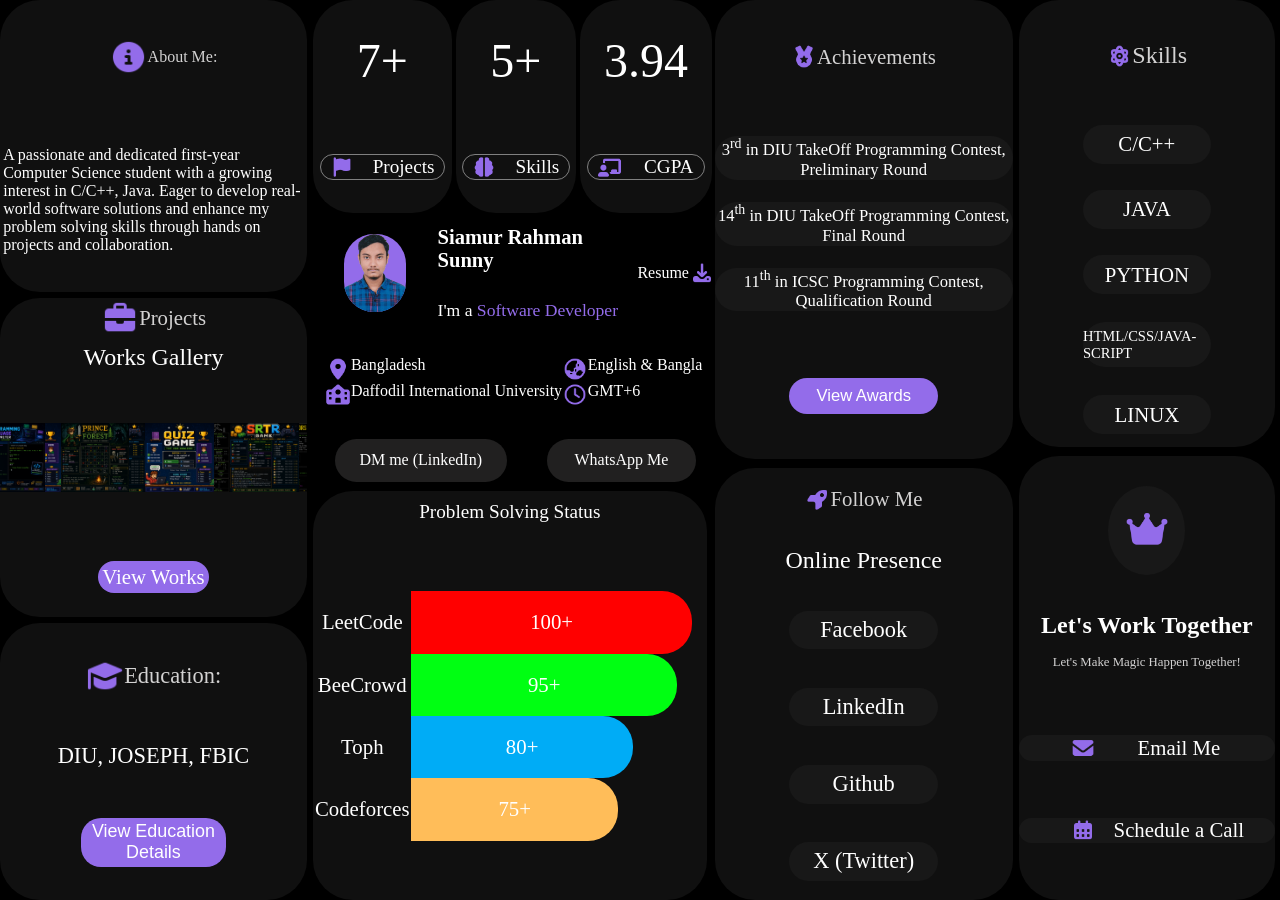
<file: index.html>
<!DOCTYPE html>

<html lang="en">

    <head>

        <title>SRS PORTFOLIO</title>
        
        <meta charset="utf-8">
        <meta http-equiv="X-UA-Compatible" content="IE=edge">
        <meta name="viewport" content="width=device-width, initial-scale=1.0">
        <meta name="description" content="SRS Portfolio">

        <link rel="icon" type="image/x-icon" href="assets/images/favicon.ico">
        
        <link rel="stylesheet" type="text/css" href="assets/css/index/index.css">
        <link rel="stylesheet" type="text/css" href="assets/css/index/responsive.css">


    </head>

    <body>

        <section class="main-body-section">

            <section class="about-project-education-section">

                <section class="about-me-section">

                    <img class="about-me-logo common-logo-property" src="assets/images/about-me.png">

                    <p class="about-me-title">About Me:</p>

                    <p class="about-me">A passionate and dedicated first-year
                                        Computer Science student with a growing
                                        interest in C/C++, Java. Eager to develop
                                        real-world software solutions and enhance
                                        my problem solving skills through hands
                                        on projects and collaboration.
                    </p>

                </section>

                <section class="project-section">

                    <section class="project-section-header-1">

                        <img class="project-section-logo" src="assets/images/briefcase.png">
                        <p class="project-section-header-1-text">Projects</p>

                    </section>

                    <section class="project-section-header-2">

                        <p class="project-section-header-2-text">Works Gallery</p>

                    </section>

                    <section class="project-section-gallery-part">

                        <section class="project-gallery-sliding-container">

                            <img class="project-gallery-1 common-project-gallery" src="assets/images/cricket-career.png">
                            <img class="project-gallery-2 common-project-gallery" src="assets/images/mini-programming-language.png">
                            <img class="project-gallery-3 common-project-gallery" src="assets/images/prince-of-forest.png">
                            <img class="project-gallery-4 common-project-gallery" src="assets/images/quiz-game.png">
                            <img class="project-gallery-5 common-project-gallery" src="assets/images/srtr-game.png">
                            <img class="project-gallery-6 common-project-gallery" src="assets/images/cricket.png">
                            <img class="project-gallery-7 common-project-gallery" src="assets/images/rock-paper-scissor.png">
                            <img class="project-gallery-8 common-project-gallery" src="assets/images/snakes-and-ladder.png">

                        </section>

                        <section aria-hidden class="project-gallery-sliding-container">

                            <img class="project-gallery-1 common-project-gallery" src="assets/images/cricket-career.png">
                            <img class="project-gallery-2 common-project-gallery" src="assets/images/mini-programming-language.png">
                            <img class="project-gallery-3 common-project-gallery" src="assets/images/prince-of-forest.png">
                            <img class="project-gallery-4 common-project-gallery" src="assets/images/quiz-game.png">
                            <img class="project-gallery-5 common-project-gallery" src="assets/images/srtr-game.png">
                            <img class="project-gallery-6 common-project-gallery" src="assets/images/cricket.png">
                            <img class="project-gallery-7 common-project-gallery" src="assets/images/rock-paper-scissor.png">
                            <img class="project-gallery-8 common-project-gallery" src="assets/images/snakes-and-ladder.png">

                        </section>

                    </section>

                    <section class="project-section-footer">

                        <section class="project-section-footer-button">

                            <a class="project-section-button" href="#">View Works</a>

                        </section>

                    </section>

                </section>

                <section class="education-section">

                    <img class="education-logo common-logo-property" src="assets/images/education.png">
                    <p class="education-title">Education:</p>
                    <p class="education">DIU, JOSEPH, FBIC</p>
                    <section class="education-button-section">

                        <button id="pop-up-screen-open-button" onclick="document.getElementById('education-pop-up-screen-container').style.visibility='visible'">View Education Details</button>

                    </section>

                </section>

            </section>

            <section class="intro-card-profile-problem-solving-section">

                <section class="intro-card-section">

                    <section class="project-card">

                        <p class="project-card-text common-card-text">7+</p>
                        
                        <section class="project-card-footer common-card-footer">

                            <img class="project-card-logo common-card-logo-property" src="assets/images/project.png">
                            <p class="project-card-footer-text common-card-footer-text">Projects</p>

                        </section>

                    </section>

                    <section class="skill-card">

                        <p class="skill-card-text common-card-text">5+</p>
                        
                        <section class="skill-card-footer common-card-footer">

                            <img class="project-card-logo common-card-logo-property" src="assets/images/skill.png">
                            <p class="skill-card-footer-text common-card-footer-text">Skills</p>

                        </section>

                    </section>

                    <section class="cgpa-card">

                        <p class="cgpa-card-text common-card-text">3.94</p>
                        
                        <section class="cgpa-card-footer common-card-footer">

                            <img class="project-card-logo common-card-logo-property" src="assets/images/cgpa.png">
                            <p class="cgpa-card-footer-text common-card-footer-text">CGPA</p>

                        </section>

                    </section>

                </section>

                <section class="profile-section">

                    <section class="heading-part">

                        <section class="profile-picture-part">

                            <img class="profile-picture" src="assets/images/Profile.png">

                        </section>

                        <section class="profile-picture-details-part">

                            <h3 class="profile-picture-details-title">Siamur Rahman Sunny</h3>
                            <p class="profile-picture-details-bio-1">I'm a <span class="profile-picture-details-bio-2">Software Developer</span></p>

                        </section>

                        <section class="resume-part">

                            <p class="resume-part-text">Resume</p>
                            <img class="resume-download-logo common-middle-logo-part" src="assets/images/download.png">

                        </section>

                    </section>

                    <section class="middle-part">

                        <section class="middle-location-part common-middle-part">

                            <img class="middle-location-logo-part common-middle-logo-part" src="assets/images/location.png">

                            <p class="middle-part-text">Bangladesh</p>

                        </section>

                        <section class="middle-language-part common-middle-part">

                            <img class="middle-language-logo-part common-middle-logo-part" src="assets/images/language.png">

                            <p class="middle-part-text">English & Bangla</p>

                        </section>

                        <section class="middle-university-part common-middle-part">

                            <img class="middle-university-logo-part common-middle-logo-part" src="assets/images/school.png">

                            <p class="middle-part-text">Daffodil International University</p>

                        </section>

                        <section class="middle-timezone-part common-middle-part">

                            <img class="middle-timezone-logo-part common-middle-logo-part" src="assets/images/clock.png">

                            <p class="middle-part-text">GMT+6</p>

                        </section>

                    </section>

                    <section class="footer-part">

                        <section class="left-footer-part common-footer-left-right-part">

                            <p class="dm-linkedin">DM me (LinkedIn)</p>

                        </section>

                        <section class="right-footer-part common-footer-left-right-part">

                            <p class="dm-whatsapp">WhatsApp Me</p>

                        </section>

                    </section>

                </section>

                <section class="problem-solving-section">

                    <section class="problem-solving-title-section">

                        <p>Problem Solving Status</p>

                    </section>

                    <section class="problem-solving-graph-section">

                        <section class="problem-solving-graph-title">

                            <p class="graph-title">LeetCode</p>
                            <p class="graph-title">BeeCrowd</p>
                            <p class="graph-title">Toph</p>
                            <p class="graph-title">Codeforces</p>

                        </section>

                        <section class="problem-solving-graph">

                            <section class="leetcode-graph common-problem-solving-graph">100+</section>
                            <section class="beecrowd-graph common-problem-solving-graph">95+</section>
                            <section class="toph-graph common-problem-solving-graph">80+</section>
                            <section class="codeforces-graph common-problem-solving-graph">75+</section>

                        </section>

                    </section>

                </section>

            </section>

            <section class="achievements-contact-section">

                <section class="achievements-section">

                    <section class="achievements-section-header">

                        <img class="achievements-section-logo common-middle-logo-part" src="assets/images/awards.png">
                        <p class="achievements-section-header-text">Achievements</p>

                    </section>

                    <section class="achievements-section-middle-part">

                        <section class="award-1 common-award">

                            <p class="award-1-text">3<sup>rd</sup> in DIU TakeOff Programming Contest, Preliminary Round</p>

                        </section>

                        <section class="award-2 common-award">

                            <p class="award-2-text">14<sup>th</sup> in DIU TakeOff Programming Contest, Final Round</p>

                        </section>

                        <section class="award-3 common-award">

                            <p class="award-3-text">11<sup>th</sup> in ICSC Programming Contest, Qualification Round</p>

                        </section>

                    </section>

                    <section class="achievements-section-footer">

                        <section class="awards-button-section">

                            <button id="awards-pop-up-screen-open-button" onclick="document.getElementById('awards-pop-up-screen-container').style.visibility='visible'">View Awards</button>

                        </section>

                    </section>

                </section>

                <section class="contact-section">

                    <section class="contact-logo-section">

                        <img class="contact-logo common-middle-logo-part" src="assets/images/rocket.png">
                        <p class="contact-logo-section-title">Follow Me</p>

                    </section>

                    <section class="contact-title-section">

                        <p class="contact-title-section-title">Online Presence</p>

                    </section>

                    <section class="contact-details-section">

                        <section class="contact-details-facebook">

                            <p class="contact-details-section-description">Facebook</p>

                        </section>

                        <section class="contact-details-linkedin">

                            <p class="contact-details-section-description">LinkedIn</p>

                        </section>

                        <section class="contact-details-github">

                            <p class="contact-details-section-description">Github</p>

                        </section>

                        <section class="contact-details-x">

                            <p class="contact-details-section-description">X (Twitter)</p>

                        </section>

                    </section>

                </section>

            </section>

            <section class="skills-finishing-section">

                <section class="skills-section">

                    <section class="skills-section-header">

                        <img class="skills-section-header-logo common-middle-logo-part" src="assets/images/atom.png">
                        <p class="skills-section-header-title">Skills</p>

                    </section>

                    <section class="skills-section-footer">

                        <section class="skill-c-cpp common-skill-box">

                            <p class="skill-c-cpp-text">C/C++</p>

                        </section>

                        <section class="skill-java common-skill-box">

                            <p class="skill-java-text">JAVA</p>

                        </section>

                        <section class="skill-python common-skill-box">

                            <p class="skill-python-text">PYTHON</p>

                        </section>

                        <section class="skill-html common-skill-box">

                            <p class="skill-html-text">HTML/CSS/JAVA-SCRIPT</p>

                        </section>

                        <section class="skill-linux common-skill-box">

                            <p class="skill-linux-text">LINUX</p>

                        </section>

                    </section>

                </section>

                <section class="finishing-section">

                    <section class="finishing-section-header">

                        <section class="finishing-section-header-circle">

                            <img class="finishing-section-logo common-middle-logo-part" src="assets/images/crown.png">

                        </section>

                    </section>

                    <section class="finishing-section-middle">

                        <h3 class="finishing-section-middle-title">Let's Work Together</h3>
                        <p class="finishing-section-middle-footer">Let's Make Magic Happen Together!</p>

                    </section>

                    <section class="finishing-section-footer">

                        <section class="finishing-section-footer-email">

                            <img class="finishing-section-footer-email-logo common-middle-logo-part" src="assets/images/mail.png">
                            <p class="finishing-section-footer-email-text">Email Me</p>

                        </section>

                        <section class="finishing-section-footer-schedule-call">

                            <img class="finishing-section-footer-schedule-call-logo common-middle-logo-part" src="assets/images/calendar.png">
                            <p class="finishing-section-footer-call-text">Schedule a Call</p>

                        </section>

                    </section>

                </section>

            </section>

            <section id="education-pop-up-screen-container">

                <section class="education-pop-up-screen-content">

                    <section class="education-university-pop-up common-institute-pop-up-card">

                        <p>B.Sc in CSE</p>
                        <p>Daffodil International University</p>
                        <p>CGPA: 3.94</p>
                        <p>2025-2029</p>

                    </section>

                    <section class="education-college-pop-up common-institute-pop-up-card">

                        <p>HSC</p>
                        <p>St. Joseph Higher Secondary School</p>
                        <p>GPA: 5.00</p>
                        <p>2022-2023</p>

                    </section>

                    <section class="education-school-pop-up common-institute-pop-up-card">

                        <p>SSC</p>
                        <p>Firoza Bashar Ideal College</p>
                        <p>GPA: 5.00</p>
                        <p>2019-2021</p>

                    </section>

                    <section class="pop-up-screen-exit-button-container">

                        <button id="pop-up-screen-exit-button" onclick="document.getElementById('education-pop-up-screen-container').style.visibility='hidden'">Exit</button>

                    </section>

                </section>

            </section>

            <section id="awards-pop-up-screen-container">

                <section class="awards-pop-up-screen-content">

                    <section class="awards-takeoff-pop-up">

                        <p>DIU TakeOff Contest, Preliminary Round</p>
                        <img class="takeoff-award-pic" src="assets/images/takeoff-award.png">
                        <p>2025</p>

                    </section>

                    <section class="awards-pop-up-screen-exit-button-container">

                        <button id="awards-pop-up-screen-exit-button" onclick="document.getElementById('awards-pop-up-screen-container').style.visibility='hidden'">Exit</button>

                    </section>

                </section>

            </section>

        </section>

    </body>

</html>
</file>
<file: assets/css/index/index.css>
/******* UNIVERSAL SECTION *******/
* {
    margin: 0;
    padding: 0;
    box-sizing: border-box;
}
/******* UNIVERSAL SECTION *******/





/******* BODY SECTION *******/
body {
    background-color: black;
}

section.main-body-section {
    background-color: black;
    width: 100vw;
    height: 100vh;
    display: grid;
    grid-template-columns: repeat(4, auto);
    grid-template-areas:
        'col-1 col-2 col-3 col-4';
    position: relative;
}

section.about-project-education-section {
    grid-area: col-1;
    display: grid;
    grid-template-rows: repeat(3, auto);
}

section.intro-card-profile-problem-solving-section {
    grid-area: col-2;
    display: grid;
    grid-template-rows: repeat(3, auto);
}

section.achievements-contact-section {
    grid-area: col-3;
    display: grid;
    grid-template-rows: repeat(2, auto);
}

section.skills-finishing-section {
    grid-area: col-4;
    display: grid;
    grid-template-rows: repeat(2, auto);
}
/******* BODY SECTION *******/






/******* ABOUT ME SECTION *******/
section.about-me-section {
    padding: 0.4em;
    font-size: 1.6em;
    color: white;
    display: grid;
    grid-template-rows: repeat(2, auto);
    grid-template-columns: repeat(2, auto);
    grid-template-areas:
        'amt-col-1 amt-col-2'
        'amt-row amt-row';
    place-items: center;
    background-color: #101010;
    border-radius: 40px 40px 40px 40px;
    width: 98%;
    height: 98%;
}

img.about-me-logo {
    grid-area: amt-col-1;
}

img.common-logo-property {
    width: 3vw;
    justify-self: right;
}

p.about-me-title {
    grid-area: amt-col-2;
    height: min-content;
    color: #d3d2d2;
    justify-self: left;
}

p.about-me {
    grid-area: amt-row;
}
/******* ABOUT ME SECTION *******/





/******* PROJECT SECTION *******/
section.project-section {
    background-color: #101010;
    height: 98%;
    border-radius: 40px;
    width: 98%;
    color: white;
    display: grid;
    grid-template-rows: 0.5fr 0.5fr 2fr 1fr;
    place-items: center;
}

section.project-section-header-1 {
    display: grid;
    grid-template-columns: repeat(2, auto);
    place-items: center;
    font-size: 1.5em;
}

p.project-section-header-1-text {
    color: #d3d2d2;
}

img.project-section-logo {
    width: 3vw;
}

section.project-section-header-2 {
    font-size: 1.8em;
}

section.project-section-footer-button {
    background-color: #936cea;
    font-size: 1.9em;
    padding: 0.5em;
    border-radius: 20px;
}

a.project-section-button {
    text-decoration: none;
    color: white;
}

img.common-project-gallery {
    width: 50%;
}

section.project-section-gallery-part {
    height: 100%;
    overflow-x: auto;
    display: flex;
}

section.project-gallery-sliding-container {
    height: 100%;
    display: flex;
    align-items: center;
    justify-content: center;
    gap: 1em;
    animation: spin 5s infinite linear;
    padding-right: 1em;
}

section.project-section-gallery-part::-webkit-scrollbar {
    display: none;
}


@keyframes spin {
    from {translate: 0;}
    to {translate: -100%;}
}
/******* PROJECT SECTION *******/






/******* EDUCATION SECTION *******/
section.education-section {
    background-color: #101010;
    border-radius: 40px 40px 40px 40px;
    color: white;
    padding: 0.4em;
    font-size: 1.6em;
    display: grid;
    grid-template-rows: repeat(3, auto);
    grid-template-columns: repeat(2, auto);
    grid-template-areas:
        'edu-col-1 edu-col-2'
        'edu-row-1 edu-row-1'
        'edu-row-2 edu-row-2';
    place-items: center;
    width: 98%;
}

img.education-logo {
    grid-area: edu-col-1;
}

p.education-title {
    grid-area: edu-col-2;
    color: #d3d2d2;
    justify-self: left;
}

p.education {
    grid-area: edu-row-1;
}

section.education-button-section {
    grid-area: edu-row-2;
    background-color: #936cea;
    padding: 0.5em;
    border-radius: 20px;
    width: 50%;
    font-size: 0.8em;
    cursor: pointer;
    text-align: center;
}
/******* EDUCATION SECTION *******/




/******* INTRO CARD SECTION *******/
section.intro-card-section {
    display: grid;
    grid-template-columns: repeat(3, auto);
    color: white;
    column-gap: 1%;
}

section.project-card {
    background-color: #101010;
    border-radius: 40px;
    display: grid;
    place-items: center;
}

section.skill-card {
    background-color: #101010;
    border-radius: 40px;
    display: grid;
    place-items: center;
}

section.cgpa-card {
    background-color: #101010;
    border-radius: 40px;
    display: grid;
    place-items: center;
    width: 98%;
}

p.common-card-text {
    font-size: 4em;
}

section.common-card-footer {
    border: 1px solid gray;
    width: 90%;
    display: grid;
    grid-template-columns: auto auto;
    place-items: center;
    border-radius: 20px;
}

p.common-card-footer-text {
    font-size: 1.4em;
}

img.common-card-logo-property {
    width: 1.5em;
}
/******* INTRO CARD SECTION *******/



/******* PROFILE SECTION *******/
section.profile-section {
    display: grid;
    grid-template-rows: repeat(3, auto);
}

section.middle-part {
    display: grid;
    grid-template-rows: repeat(2, auto);
    grid-template-columns: repeat(2, auto);
    place-items: self-start;
    color: white;
    place-content: center;
    background-color: black;
    border-radius: 40px;
}

section.common-middle-part {
    display: grid;
    grid-template-columns: repeat(2, auto);
    border-radius: 20px;
}

p.middle-part-text {
    font-size: 1.4em;
}

section.heading-part {
    display: grid;
    grid-template-columns: repeat(3, auto);
}

section.footer-part {
    display: grid;
    grid-template-columns: repeat(2, auto);
    color: white;
    font-size: 1.5em;
    place-items: center;
}

section.profile-picture-part {
    display: grid;
    place-items: center;
}

section.profile-picture-details-part {
    display: grid;
    align-items: center;
    color: white;
    font-size: 1.6em;
}

span.profile-picture-details-bio-2 {
    color: #936cea;
}

section.resume-part {
    color: white;
    display: grid;
    justify-content: center;
    align-items: center;
    grid-template-columns: repeat(2, auto);
    font-size: 1.4em;
}

section.common-footer-left-right-part {
    display: grid;
    place-items: center;
    background-color: #212020;
    border-radius: 50px;
    height: 70%;
    width: 80%;
}

img.common-middle-logo-part {
    width: 2vw;
}

img.profile-picture {
    border-radius: 30px;
    background-color: #936cea;
    max-width: 50%;
    height: auto;
    display: block;
}
/******* PROFILE SECTION *******/




/******* PROBLEM SOLVING SECTION *******/
section.problem-solving-section {
    background-color: #101010;
    border-radius: 40px;
    color: white;
    display: grid;
    grid-template-rows: 0.2fr 1.8fr;
    width: 98%;
}

section.problem-solving-title-section {
    display: grid;
    place-items: center;
    font-size: 1.7em;
}

section.problem-solving-graph-section {
    display: grid;
    grid-template-columns: 0.5fr 1.5fr;
    font-size: 1.3em;
    justify-content: space-between;
    align-items: center;
    line-height: 3;
}

section.problem-solving-graph-title {
    text-align: center;
}

section.common-problem-solving-graph {
    border-radius: 0px 30px 30px 0px;
    text-align: center;
}

section.leetcode-graph {
    background-color: red;
    width: 95%;
}

section.beecrowd-graph {
    background-color: #00ff12;
    width: 90%;
}

section.toph-graph {
    background-color: #00acf6;
    width: 75%;
}

section.codeforces-graph {
    background-color: #ffbd59;
    width: 70%;
}
/******* PROBLEM SOLVING SECTION *******/




/******* ACHIEVEMENT SECTION *******/
section.achievements-section {
    background-color: #101010;
    height: 98%;
    border-radius: 40px;
    width: 98%;
    color: white;
    font-size: 1.3em;
    display: grid;
    grid-template-rows: repeat(3, auto);
}

section.achievements-section-header {
    display: grid;
    grid-template-columns: repeat(2, auto);
    place-items: center;
}

p.achievements-section-header-text {
    justify-self: left;
    font-size: 1.2em;
    color: #d3d2d2;
}

img.achievements-section-logo {
    justify-self: right;
}

section.common-award {
    background-color: #181818;
    text-align: center;
    border-radius: 40px;
}

section.achievements-section-middle-part {
    display: grid;
    place-content: space-evenly;
    font-size: 1.4em;
}

section.achievements-section-footer {
    display: grid;
    place-items: center;
}
/******* ACHIEVEMENT SECTION *******/





/******* CONTACT SECTION *******/
section.contact-section {
    background-color: #101010;
    border-radius: 40px;
    color: white;
    display: grid;
    grid-template-rows: 0.2fr 0.2fr 1fr;
    width: 98%;
}

section.contact-logo-section {
    display: grid;
    grid-template-columns: repeat(2, auto);
    place-items: center;
    font-size: 1.3em;
}

p.contact-logo-section-title {
    justify-self: left;
    color: #d3d2d2;
}

img.contact-logo {
    justify-self: right;
}

section.contact-title-section {
    font-size: 1.6em;
    display: grid;
    place-items: center;
}

section.contact-details-section {
    display: grid;
    place-items: center;
    font-size: 1.9em;
}

section.contact-details-facebook {
    background-color: #181818;
    width: 50%;
    text-align: center;
    align-content: center;
    border-radius: 20px;
    height: 50%;
}

section.contact-details-linkedin {
    background-color: #181818;
    width: 50%;
    align-content: center;
    text-align: center;
    border-radius: 20px;
    height: 50%;
}

section.contact-details-github {
    background-color: #181818;
    width: 50%;
    align-content: center;
    text-align: center;
    border-radius: 20px;
    height: 50%;
}

section.contact-details-x {
    background-color: #181818;
    width: 50%;
    align-content: center;
    text-align: center;
    border-radius: 20px;
    height: 50%;
}
/******* CONTACT SECTION *******/




/******* SKILLS SECTION *******/
section.skills-section {
    background-color: #101010;
    border-radius: 40px;
    width: 98%;
    color: white;
    display: grid;
    grid-template-rows: 0.5fr 1.5fr;
    height: 98%;
}

section.skills-section-header {
    display: grid;
    grid-template-columns: repeat(2, auto);
    place-items: center;
    font-size: 1.5em;
}

p.skills-section-header-title {
    color: #d3d2d2;
    justify-self: left;
}

img.skills-section-header-logo {
    justify-self: right;
}

section.skills-section-footer {
    display: grid;
    grid-template-rows: repeat(4, auto);
    font-size: 1.6em;
    place-items: center;
}

section.common-skill-box {
    background-color: #181818;
    height: 60%;
    display: grid;
    place-items: center;
    border-radius: 30px;
    width: 50%;
}

p.skill-html-text {
    font-size: 0.7em;
}

/******* SKILLS SECTION *******/




/******* FINISHING SECTION *******/
section.finishing-section {
    background-color: #101010;
    border-radius: 40px;
    width: 98%;
    color: white;
    display: grid;
    grid-template-rows: repeat(3, auto);
}

section.finishing-section-header {
    display: grid;
    place-items: center;
}

section.finishing-section-header-circle {
    background-color: #181818;
    width: 30%;
    height: 50%;
    border-radius: 50%;
    display: grid;
    place-items: center;
}

img.finishing-section-logo {
    width: 3.7vw;
}

section.finishing-section-middle {
    display: grid;
    place-items: center;
}

h3.finishing-section-middle-title {
    font-size: 2em;
}

p.finishing-section-middle-footer {
    font-size: 1.1em;
    color: #d3d2d2;
}

section.finishing-section-footer {
    display: grid;
    place-content: space-evenly;
}

section.finishing-section-footer-email {
    display: grid;
    grid-template-columns: 1fr 1fr;
    background-color: #181818;
    width: 100%;
    place-items: center;
    font-size: 1.5em;
    border-radius: 40px;
}

section.finishing-section-footer-schedule-call {
    display: grid;
    grid-template-columns: 1fr 1fr;
    background-color: #181818;
    width: 100%;
    place-items: center;
    font-size: 1.5em;
    border-radius: 40px;
}

p.finishing-section-footer-call-text {
    margin-left: -50%;
}

p.finishing-section-footer-email-text {
    margin-left: -50%;
}
/******* FINISHING SECTION *******/



/******* EDUCATION POP-UP SECTION *******/
section#education-pop-up-screen-container {
    position: fixed;
    place-self: center;
    width: 100vw;
    height: 100%;
    visibility: hidden;
    backdrop-filter: blur(8px);
    background: rgba(0, 0, 0, 0.4);
    place-content: center;
}

section.education-pop-up-screen-content {
    height: 50%;
    width: 50%;
    display: grid;
    grid-template-rows: 1.9fr 0.1fr;
    grid-template-columns: repeat(3, auto);
    grid-template-areas:
        'education-university-pop-up-one education-university-pop-up-two education-university-pop-up-three'
        'education-university-pop-up-exit education-university-pop-up-exit education-university-pop-up-exit';
    justify-self: center;
    column-gap: 3%;
    align-items: center;
}

section.common-institute-pop-up-card {
    height: 70%;
    border-radius: 20px;
    display: flex;
    flex-direction: column;
    justify-content: space-around;
    align-items: center;
    color: white;
    font-size: 1.4em;
    padding: 0.4em;
    box-shadow: 10px 10px 10px #474646;
    cursor: default;
}

section.education-university-pop-up {
    grid-area: education-university-pop-up-one;
    background-color: #ff00003d;
}

section.education-school-pop-up {
    grid-area: education-university-pop-up-three;
    background-color: #0000ff3d;
}

section.pop-up-screen-exit-button-container {
    width: 50%;
    border-radius: 20px;
    place-self: center;
    place-content: center;
    text-align: center;
    cursor: pointer;
    grid-area: education-university-pop-up-exit;
}

button#pop-up-screen-exit-button {
    width: 100%;
    height: 100%;
    background-color: transparent;
    color: white;
    border: none;
    font-size: 3em;
    cursor: pointer;
}

button#pop-up-screen-open-button {
    border: none;
    background-color: transparent;
    font-size: 1em;
    color: white;
    cursor: pointer;
}

section.education-college-pop-up.common-institute-pop-up-card {
    grid-area: education-university-pop-up-two;
    background-color: #0080003d;
}
/******* EDUCATION POP-UP SECTION *******/



/******* AWARDS POP-UP SECTION *******/
section#awards-pop-up-screen-container {
    position: fixed;
    place-self: center;
    width: 100vw;
    height: 100%;
    visibility: hidden;
    backdrop-filter: blur(8px);
    background: rgba(0, 0, 0, 0.4);
    place-content: center;
}

section.awards-pop-up-screen-content {
    height: 50%;
    width: 50%;
    display: grid;
    grid-template-rows: 1.9fr 0.1fr;
    grid-template-areas:
        'awards-takeoff-pop-up'
        'awards-pop-up-exit';
    justify-self: center;
    column-gap: 3%;
    align-items: center;
}

section.awards-takeoff-pop-up {
    grid-area: awards-takeoff-pop-up;
    font-size: 3em;
    color: white;
    display: grid;
    justify-items: center;
}

section.awards-pop-up-screen-exit-button-container {
    width: 50%;
    border-radius: 20px;
    place-self: center;
    place-content: center;
    text-align: center;
    cursor: pointer;
    grid-area: awards-pop-up-exit;
}

button#awards-pop-up-screen-exit-button {
    width: 100%;
    height: 100%;
    background-color: transparent;
    color: white;
    border: none;
    font-size: 3em;
    cursor: pointer;
}

button#awards-pop-up-screen-open-button {
    border: none;
    background-color: transparent;
    font-size: 1em;
    color: white;
    cursor: pointer;
}

img.takeoff-award-pic {
    width: 30%;
}

section.awards-button-section {
    background-color: #936cea;
    padding: 0.5em;
    border-radius: 20px;
    width: 50%;
    font-size: 1em;
    cursor: pointer;
    text-align: center;
}

button#awards-pop-up-screen-open-button {
    width: 100%;
}
/******* AWARDS POP-UP SECTION *******/
</file>
<file: assets/css/index/responsive.css>
/******* 3K & 4K SCREEN *******/
@media screen and (min-width: 3001px) {
    /******* BODY SECTION *******/
    section.main-body-section {
        grid-template-columns: 100fr 120fr 80fr 100fr;
    }

    section.intro-card-profile-problem-solving-section {
        grid-template-rows: 20% 50% 30%;
    }
    /******* BODY SECTION *******/



    /******* ABOUT ME SECTION *******/
    section.about-me-section {
        font-size: 3.2em;
    }

    img.common-logo-property {
        width: 4vw;
    }
    /******* ABOUT ME SECTION *******/



    /******* PROJECT SECTION *******/
    section.project-section-header-1 {
        font-size: 4em;
    }

    img.project-section-logo {
        width: 3.5vw;
    }

    section.project-section-header-2 {
        font-size: 4em;
    }

    section.project-section-footer-button {
        font-size: 3.5em;
    }

    section.project-gallery-sliding-container {
        transform: scale(1.3);
    }
    /******* PROJECT SECTION *******/



    /******* EDUCATION SECTION *******/
    section.education-section {
        font-size: 3.3em;
    }
    /******* EDUCATION SECTION *******/



    /******* INTRO CARD SECTION *******/
    p.common-card-text {
        font-size: 10em;
    }

    p.common-card-footer-text {
        font-size: 3em;
    }

    img.common-card-logo-property {
        width: 6em;
    }
    /******* INTRO CARD SECTION *******/



    /******* PROFILE SECTION *******/
    p.middle-part-text {
        font-size: 3.3em;
    }

    section.footer-part {
        font-size: 3.3em;
    }

    section.profile-picture-details-part {
        font-size: 3em;
    }

    section.resume-part {
        font-size: 4em;
    }

    img.common-middle-logo-part {
        width: 3vw;
    }

    img.profile-picture {
        max-width: 90%;
        height: auto;
        display: block;
    }
    /******* PROFILE SECTION *******/



    /******* PROBLEM SOLVING SECTION *******/
    section.problem-solving-section {
        height: fit-content;
    }

    section.problem-solving-title-section {
        font-size: 5em;
    }

    section.problem-solving-graph-section {
        font-size: 2em;
    }

    section.problem-solving-graph-title {
        font-size: 1.1em;
    }
    /******* PROBLEM SOLVING SECTION *******/



    /******* ACHIEVEMENT SECTION *******/
    section.achievements-section {
        font-size: 2.4em;
    }

    section.achievements-section-middle-part {
        font-size: 1.2em;
    }
    /******* ACHIEVEMENT SECTION *******/



    /******* CONTACT SECTION *******/
    section.contact-logo-section {
        font-size: 4em;
    }

    section.contact-title-section {
        font-size: 5em;
    }

    section.contact-details-section {
        font-size: 4em;
    }
    /******* CONTACT SECTION *******/



    /******* SKILLS SECTION *******/
    section.skills-section-header {
        font-size: 4em;
    }

    section.skills-section-footer {
        font-size: 4em;
    }
    /******* SKILLS SECTION *******/



    /******* FINISHING SECTION *******/
    section.finishing-section-header-circle {
        height: 70%;
    }

    h3.finishing-section-middle-title {
        font-size: 5em;
    }

    p.finishing-section-middle-footer {
        font-size: 3em;
    }

    section.finishing-section-footer-email {
        display: grid;
        grid-template-columns: 1fr 1fr;
        background-color: #181818;
        width: 100%;
        place-items: center;
        font-size: 4em;
        border-radius: 40px;
    }

    section.finishing-section-footer-schedule-call {
        font-size: 4em;
    }
    /******* FINISHING SECTION *******/



    /******* EDUCATION POP-UP SECTION *******/
    section.common-institute-pop-up-card {
        font-size: 3em;
    }

    button#pop-up-screen-open-button {
        font-size: 0.8em;
    }
    /******* EDUCATION POP-UP SECTION *******/
}
/******* 3K & 4K SCREEN *******/



/******* LAPTOP DEVICE *******/
@media screen and (max-width: 1440px) {

    /******* ABOUT ME SECTION *******/
    section.about-me-section {
        padding: 0.2em;
        font-size: 1em;
    }
    /******* ABOUT ME SECTION *******/



    /******* PROJECT SECTION *******/
    section.project-section-header-1 {
        font-size: 1.3em;
    }

    section.project-section-header-2 {
        font-size: 1.5em;
    }

    section.project-section-footer-button {
        font-size: 1.3em;
        padding: 0.2em;
    }
    /******* PROJECT SECTION *******/



    /******* EDUCATION SECTION *******/
    section.education-section {
        font-size: 1.4em;
    }

    section.education-button-section {
        padding: 0.2em;
    }
    /******* EDUCATION SECTION *******/



    /******* INTRO CARD SECTION *******/
    p.common-card-text {
        font-size: 3em;
    }

    p.common-card-footer-text {
        font-size: 1.2em;
    }
    /******* INTRO CARD SECTION *******/



    /******* PROFILE SECTION *******/
    p.middle-part-text {
        font-size: 1em;
    }

    section.footer-part {
        font-size: 1em;
    }

    section.profile-picture-details-part {
        font-size: 1.1em;
    }

    section.resume-part {
        font-size: 1em;
    }
    /******* PROFILE SECTION *******/



    /******* PROBLEM SOLVING SECTION *******/
    section.problem-solving-title-section {
        font-size: 1.2em;
    }
    /******* PROBLEM SOLVING SECTION *******/



    /******* ACHIEVEMENT SECTION *******/
    p.achievements-section-header-text {
        font-size: 1em;
    }

    section.achievements-section-middle-part {
        font-size: 0.8em;
    }

    section.view-awards-section {
        font-size: 1em;
        padding: 0.2em;
    }
    /******* ACHIEVEMENT SECTION *******/



    /******* CONTACT SECTION *******/
    section.contact-title-section {
        font-size: 1.5em;
    }

    section.contact-details-section {
        font-size: 1.4em;
    }
    /******* CONTACT SECTION *******/



    /******* SKILLS SECTION *******/
    section.skills-section-footer {
        font-size: 1.3em;
    }
    /******* SKILLS SECTION *******/



    /******* FINISHING SECTION *******/
    section.finishing-section {
        grid-template-rows: 1fr 0.5fr 1.5fr;
    }

    section.finishing-section-header-circle {
        height: 60%;
    }

    h3.finishing-section-middle-title {
        font-size: 1.5em;
    }

    p.finishing-section-middle-footer {
        font-size: 0.8em;
    }

    section.finishing-section-footer-email {
        font-size: 1.3em;
    }

    section.finishing-section-footer-schedule-call {
        font-size: 1.3em;
    }
    /******* FINISHING SECTION *******/



    /******* EDUCATION POP-UP SECTION *******/
    button#pop-up-screen-open-button {
        font-size: 1em;
    }
    /******* EDUCATION POP-UP SECTION *******/



    /******* AWARDS POP-UP SECTION *******/
    section.awards-takeoff-pop-up {
        font-size: 1.4em;
    }

    img.takeoff-award-pic {
        width: 40%;
    }

    button#awards-pop-up-screen-exit-button {
        font-size: 2em;
    }

    section.awards-button-section {
        font-size: 0.8em;
    }
    /******* AWARDS POP-UP SECTION *******/
}
/******* LAPTOP DEVICE *******/



/******* TABLET DEVICE *******/
@media screen and (max-width: 1024px) {
    
    /******* BODY SECTION *******/
    section.main-body-section {
        grid-template-rows: repeat(2, auto);
        grid-template-columns: repeat(2, auto);
        grid-template-areas:
            'col-1 col-2'
            'col-3 col-4';
    }
    /******* BODY SECTION *******/



    /******* ABOUT ME SECTION *******/
    section.about-me-section {
        font-size: 1.5em;
    }
    /******* ABOUT ME SECTION *******/



    /******* PROJECT SECTION *******/
    section.project-section-header-2 {
        font-size: 1.5em;
    }

    section.project-section-footer-button {
        font-size: 1.3em;
        padding: 0.3em;
    }

    section.project-gallery-sliding-container {
        transform: scale(1.8);
    }
    /******* PROJECT SECTION *******/



    /******* EDUCATION SECTION *******/
    section.education-section {
        font-size: 1.2em;
        margin-top: 2%;
    }
    /******* EDUCATION SECTION *******/



    /******* INTRO CARD SECTION *******/
    section.project-card {
        border-radius: 20px;
    }

    section.skill-card {
        border-radius: 20px;
    }

    section.cgpa-card {
        border-radius: 20px;
    }

    p.common-card-text {
        font-size: 3.5em;
    }

    p.common-card-footer-text {
        font-size: 1.2em;
    }

    img.common-card-logo-property {
        width: 1.3em;
    }
    /******* INTRO CARD SECTION *******/



    /******* PROFILE SECTION *******/
    section.profile-section {
        margin-top: 2%;
    }

    p.middle-part-text {
        font-size: 1em;
    }

    section.footer-part {
        font-size: 1.3em;
    }

    section.profile-picture-details-part {
        font-size: 1.2em;
    }

    section.resume-part {
        font-size: 1.2em;
    }

    section.common-footer-left-right-part {
        height: 100%;
        width: 90%;
    }

    img.common-middle-logo-part {
        width: 4vw;
    }
    /******* PROFILE SECTION *******/



    /******* PROBLEM SOLVING SECTION *******/
    section.problem-solving-section {
        margin-top: 3%;
    }

    section.problem-solving-title-section {
        font-size: 1.5em;
    }

    section.problem-solving-graph-section {
        font-size: 1.2em;
    }
    /******* PROBLEM SOLVING SECTION *******/



    /******* ACHIEVEMENT SECTION *******/
    section.achievements-section {
        font-size: 1em;
        margin-top: 5%;
    }

    section.common-award {
        margin-top: 2%;
    }

    section.achievements-section-middle-part {
        font-size: 1em;
    }

    
    /******* ACHIEVEMENT SECTION *******/



    /******* CONTACT SECTION *******/
    section.contact-section {
        grid-template-rows: 0.2fr 0.2fr 6fr;
        margin-top: 7%;
    }

    section.contact-title-section {
        font-size: 1.4em;
    }

    section.contact-details-section {
        font-size: 1.5em;
        row-gap: 5%;
    }

    section.contact-details-facebook {
        height: 100%;
    }

    section.contact-details-linkedin {
        height: 100%;
    }

    section.contact-details-github {
        height: 100%;
    }

    section.contact-details-x {
        height: 100%;
    }
    /******* CONTACT SECTION *******/



    /******* SKILLS SECTION *******/
    section.skills-section {
        margin-top: 3%;
    }

    section.skills-section-footer {
        font-size: 1.4em;
        row-gap: 5%;
    }

    section.common-skill-box {
        height: 100%;
    }

    p.skill-html-text {
        font-size: 0.7em;
    }
    /******* SKILLS SECTION *******/



    /******* FINISHING SECTION *******/
    section.finishing-section {
        margin-top: 5%;
    }

    section.finishing-section-header-circle {
        width: 20%;
        height: 100%;
    }

    img.finishing-section-logo {
        width: 6vw;
    }

    h3.finishing-section-middle-title {
        font-size: 1.7em;
    }

    p.finishing-section-middle-footer {
        font-size: 1em;
    }
    /******* FINISHING SECTION *******/



    /******* EDUCATION POP-UP SECTION *******/
    section.common-institute-pop-up-card {
        font-size: 0.8em;
    }

    button#pop-up-screen-exit-button {
        font-size: 1.5em;
    }

    button#pop-up-screen-open-button {
        font-size: 1.1em;
    }
    /******* EDUCATION POP-UP SECTION *******/

    /******* AWARDS POP-UP SECTION *******/
    section.awards-takeoff-pop-up {
        font-size: 1.4em;
    }

    img.takeoff-award-pic {
        width: 50%;
    }

    button#awards-pop-up-screen-exit-button {
        font-size: 2em;
    }
    /******* AWARDS POP-UP SECTION *******/
}
/******* TABLET DEVICE *******/



/******* MOBILE DEVICE *******/
@media screen and (max-width: 600px) {
    
    /******* BODY SECTION *******/
    section.main-body-section {
        grid-template-rows: repeat(4, auto);
        grid-template-areas: 'col-2' 'col-1' 'col-3' 'col-4';
    }
    /******* BODY SECTION *******/



    /******* ABOUT ME SECTION *******/
    section.about-me-section {
        font-size: 1em;
        border-radius: 20px;
        margin-top: 5%;
    }

    img.common-logo-property {
        width: 7vw;
    }
    /******* ABOUT ME SECTION *******/



    /******* PROJECT SECTION *******/
    section.project-section {
        border-radius: 20px;
        margin-top: 7%;
    }

    section.project-section-header-1 {
        font-size: 0.8em;
    }

    img.project-section-logo {
        width: 7vw;
    }

    section.project-section-header-2 {
        font-size: 1em;
    }

    section.project-section-footer-button {
        font-size: 1em;
    }

    img.common-project-gallery {
        width: 100%;
    }

    section.project-gallery-sliding-container {
        gap: 0.5em;
    }
    /******* PROJECT SECTION *******/



    /******* EDUCATION SECTION *******/
    section.education-section {
        border-radius: 20px;
        font-size: 1.1em;
        margin-top: 8%;
    }
    /******* EDUCATION SECTION *******/



    /******* INTRO CARD SECTION *******/
    section.project-card {
        border-radius: 20px;
    }

    section.skill-card {
        border-radius: 20px;
    }

    section.cgpa-card {
        border-radius: 20px;
    }

    p.common-card-text {
        font-size: 2.5em;
    }

    p.common-card-footer-text {
        font-size: 1em;
    }

    img.common-card-logo-property {
        width: 1.3em;
    }
    /******* INTRO CARD SECTION *******/



    /******* PROFILE SECTION *******/
    section.profile-section {
        margin-top: 5%;
    }

    section.middle-part {
        margin-top: 5%;
    }

    p.middle-part-text {
        font-size: 1em;
    }

    section.footer-part {
        font-size: 1.3em;
        margin-top: 5%;
    }

    section.profile-picture-details-part {
        font-size: 1.1em;
    }

    section.resume-part {
        font-size: 1em;
    }

    section.common-footer-left-right-part {
        height: 100%;
        width: 95%;
    }

    img.common-middle-logo-part {
        width: 10vw;
    }
    /******* PROFILE SECTION *******/



    /******* PROBLEM SOLVING SECTION *******/
    section.problem-solving-section {
        border-radius: 20px;
        margin-top: 5%;
    }

    section.problem-solving-title-section {
        font-size: 1.4em;
    }

    section.problem-solving-graph-section {
        font-size: 1em;
        margin-top: 5%;
    }
    /******* PROBLEM SOLVING SECTION *******/



    /******* ACHIEVEMENT SECTION *******/
    section.achievements-section {
        border-radius: 20px;
        font-size: 1em;
        margin-top: 5%;
    }

    section.achievements-section-middle-part {
        font-size: 1.2em;
    }
    /******* ACHIEVEMENT SECTION *******/



    /******* CONTACT SECTION *******/
    section.contact-section {
        border-radius: 20px;
        margin-top: 7%;
    }

    section.contact-logo-section {
        font-size: 1em;
    }

    section.contact-title-section {
        font-size: 1.4em;
    }

    section.contact-details-section {
        font-size: 1.8em;
    }

    section.contact-details-facebook {
        height: 100%;
    }

    section.contact-details-linkedin {
        height: 100%;
    }

    section.contact-details-github {
        height: 100%;
    }

    section.contact-details-x {
        height: 100%;
    }
    /******* CONTACT SECTION *******/



    /******* SKILLS SECTION *******/
    section.skills-section {
        border-radius: 20px;
        grid-template-rows: 0.5fr 7fr;
        margin-top: 5%;
    }

    section.skills-section-header {
        font-size: 1em;
    }

    section.skills-section-footer {
        font-size: 1.7em;
    }

    section.common-skill-box {
        height: 95%;
    }
    /******* SKILLS SECTION *******/



    /******* FINISHING SECTION *******/
    section.finishing-section {
        border-radius: 20px;
        margin-top: 7%;
    }

    section.finishing-section-header-circle {
        width: 15%;
        height: 100%;
    }

    img.finishing-section-logo {
        width: 9vw;
    }

    h3.finishing-section-middle-title {
        font-size: 1.6em;
    }

    p.finishing-section-middle-footer {
        font-size: 0.9em;
    }

    section.finishing-section-footer-email {
        font-size: 1.4em;
    }

    section.finishing-section-footer-schedule-call {
        font-size: 1.4em;
        margin-top: 5%;
    }
    /******* FINISHING SECTION *******/


    /******* EDUCATION POP-UP SECTION *******/
    section#education-pop-up-screen-container {
        width: 100vw;
    }

    section.common-institute-pop-up-card {
        font-size: 0.7em;
    }

    button#pop-up-screen-exit-button {
        font-size: 1em;
    }

    button#pop-up-screen-open-button {
        font-size: 1em;
    }
    /******* EDUCATION POP-UP SECTION *******/

    /******* AWARDS POP-UP SECTION *******/
    section#awards-pop-up-screen-container {
        width: 100vw;
    }

    section.awards-takeoff-pop-up {
        font-size: 1.2em;
    }

    img.takeoff-award-pic {
        width: 80%;
    }

    button#awards-pop-up-screen-exit-button {
        font-size: 2em;
    }
    /******* AWARDS POP-UP SECTION *******/
}
/******* MOBILE DEVICE *******/
</file>
